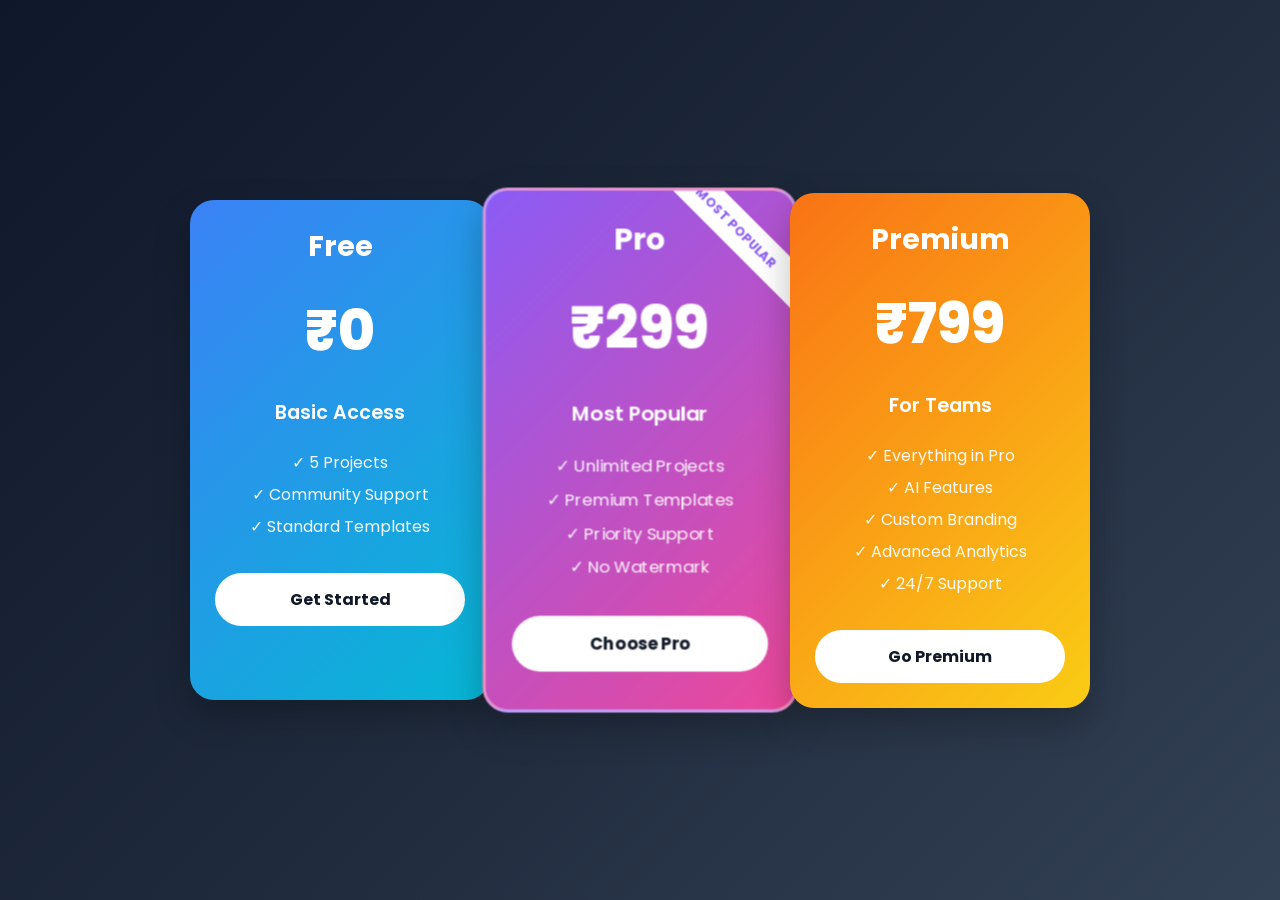
<file: Gradient Pricing Card/index.html>
<!DOCTYPE html>
<html lang="en">
<head>
    <meta charset="UTF-8">
    <meta name="viewport" content="width=device-width, initial-scale=1.0">
    <title>Document</title>
    <link rel="stylesheet" href="style.css">
</head>
<body>
    <!--
    Credit to https://dribbble.com/shots/2609628-Choose-your-License for the design
    -->
    
<div class="container container1">
    <div class="inner_container">
        <div class="title">Free</div>
        <div class="main_number">₹0</div>
        <div class="container_text">
            <div class="container_text1">Basic Access</div>
            <div class="container_text2">
                ✓ 5 Projects<br>
                ✓ Community Support<br>
                ✓ Standard Templates
            </div>
        </div>
    </div>
    <a><span>Get Started</span></a>
</div>

<div class="container container2 active">
    <div class="inner_container">
        <div class="title">Pro</div>
        <div class="main_number">₹299</div>
        <div class="container_text">
            <div class="container_text1">Most Popular</div>
            <div class="container_text2">
                ✓ Unlimited Projects<br>
                ✓ Premium Templates<br>
                ✓ Priority Support<br>
                ✓ No Watermark
            </div>
        </div>
    </div>
    <a><span>Choose Pro</span></a>
</div>

<div class="container container3">
    <div class="inner_container">
        <div class="title">Premium</div>
        <div class="main_number">₹799</div>
        <div class="container_text">
            <div class="container_text1">For Teams</div>
            <div class="container_text2">
                ✓ Everything in Pro<br>
                ✓ AI Features<br>
                ✓ Custom Branding<br>
                ✓ Advanced Analytics<br>
                ✓ 24/7 Support
            </div>
        </div>
    </div>
    <a><span>Go Premium</span></a>
</div>

    <script src="//cdnjs.cloudflare.com/ajax/libs/jquery/2.1.3/jquery.min.js"></script>
    <script src="script.js"></script>
</body>
</html>
</file>
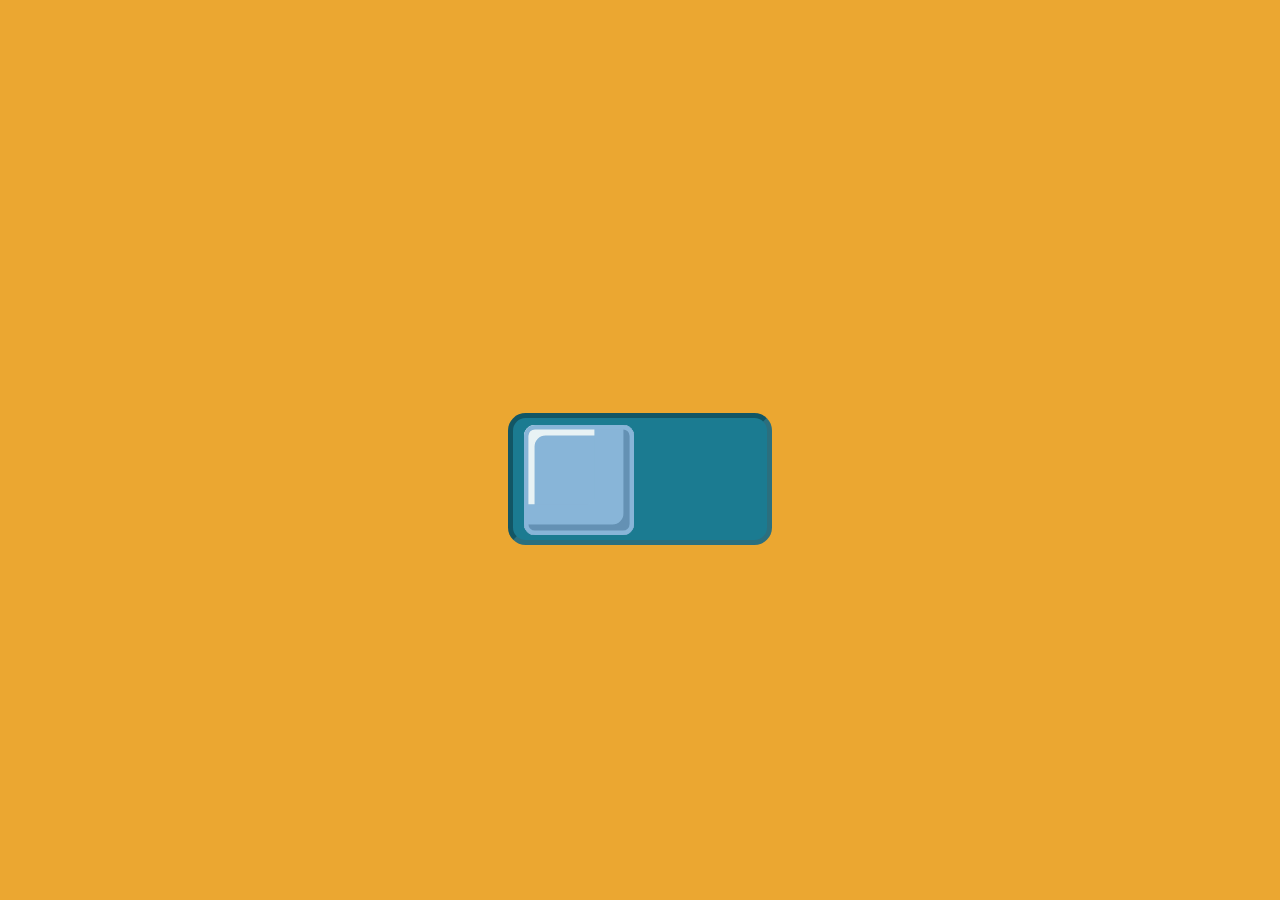
<file: Ice to Fire Toggle Button Snippet/index.html>
<!DOCTYPE html>
<html lang="en">
<head>
    <meta charset="UTF-8">
    <meta name="viewport" content="width=device-width, initial-scale=1.0">
    <link rel="stylesheet" href="style.css">
    <title>Ice to Fire toggle Button</title>
</head>
<body>
    <form>
        <input class="ch" type="checkbox" name="temperature" value="is_hot">
    </form>
</body>
</html>
</file>
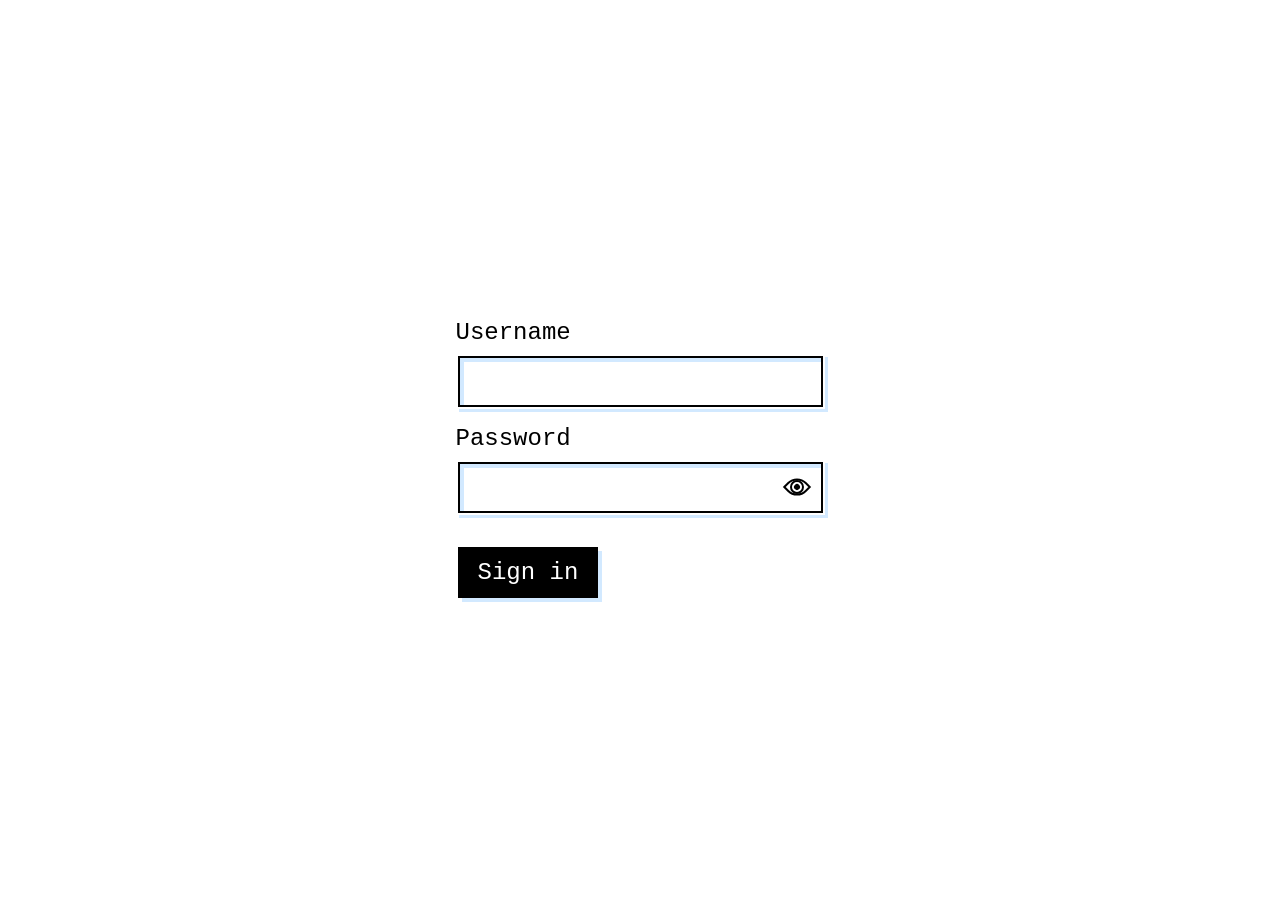
<file: Password Reveal Search Light Effect/index.html>
<!DOCTYPE html>
<html lang="en">
<head>
    <meta charset="UTF-8">
    <meta name="viewport" content="width=device-width, initial-scale=1.0">
    <title>Login Form</title>
    <link rel="stylesheet" href="style.css">
</head>
<body>
    <form onsubmit="return false">
        <div class="form-item">
            <label>Username</label>
            <div class="input-wrapper">
                <input type="text" id="username" autocomplete="off" autocorrect="off" autocapitalize="off"
                    spellcheck="false" data-lpignore="true" />
            </div>
        </div>
        <div class="form-item">
            <label>Password</label>
            <div class="input-wrapper">
                <input type="password" id="password" autocomplete="off" autocorrect="off" autocapitalize="off"
                    spellcheck="false" data-lpignore="true" />
                <button type="button" id="eyeball">
                    <div class="eye"></div>
                </button>
                <div id="beam"></div>
            </div>
        </div>
        <button id="submit">Sign in</button>
    </form>

    <script src="script.js"></script>
</body>
</html>
</file>
<file: Gradient Pricing Card/style.css>
@import url('https://fonts.googleapis.com/css2?family=Poppins:wght@300;400;500;600;700;800&display=swap');

*{
    margin:0;
    padding:0;
    box-sizing:border-box;
}

body{
    min-height:100vh;
    display:flex;
    justify-content:center;
    align-items:center;
    font-family:'Poppins',sans-serif;
    background:linear-gradient(135deg,#0f172a,#1e293b,#334155);
    padding:20px;
}

.outer-container{
    display:flex;
    gap:25px;
    flex-wrap:wrap;
    justify-content:center;
    align-items:center;
}

.container{
    width:300px;
    min-height:500px;
    padding:25px;
    border-radius:24px;
    position:relative;
    overflow:hidden;
    backdrop-filter:blur(15px);
    transition:0.4s ease;
    box-shadow:0 15px 35px rgba(0,0,0,0.25);
}

.container:hover{
    transform:translateY(-10px);
}

.container1{
    background:linear-gradient(135deg,#3b82f6,#06b6d4);
}

.container2{
    background:linear-gradient(135deg,#8b5cf6,#ec4899);
    transform:scale(1.05);
}

.container3{
    background:linear-gradient(135deg,#f97316,#facc15);
}

.active{
    border:3px solid rgba(255,255,255,0.4);
}

.title{
    color:#fff;
    text-align:center;
    font-size:1.8rem;
    font-weight:700;
    margin-bottom:20px;
}

.main_number{
    text-align:center;
    color:#fff;
    font-size:3.5rem;
    font-weight:800;
    margin-bottom:25px;
}

.container_text{
    color:#fff;
    text-align:center;
}

.container_text1{
    font-size:1.2rem;
    font-weight:600;
    margin-bottom:20px;
}

.container_text2{
    font-size:1rem;
    line-height:2;
    opacity:0.95;
}

.container a{
    display:block;
    width:100%;
    margin-top:30px;
    text-decoration:none;
    background:#fff;
    color:#111827;
    text-align:center;
    padding:14px;
    border-radius:50px;
    font-weight:700;
    transition:0.3s ease;
}

.container a:hover{
    transform:scale(1.03);
}

.container a span{
    opacity:1;
}

.active::before{
    content:"MOST POPULAR";
    position:absolute;
    top:18px;
    right:-35px;
    background:#fff;
    color:#8b5cf6;
    padding:8px 40px;
    font-size:0.75rem;
    font-weight:700;
    transform:rotate(45deg);
}

@media(max-width:1000px){
    .outer-container{
        flex-direction:column;
    }

    .container{
        width:100%;
        max-width:350px;
    }

    .container2{
        transform:none;
    }
}
</file>
<file: Ice to Fire Toggle Button Snippet/style.css>
*,
*:before,
*:after {
    box-sizing: border-box;
    margin: 0;
    padding: 0;
}

:root {
    font-size: calc(16px + (24 - 16) * (100vw - 320px)/(1600 - 320));
}

body {
    background: rgb(235, 167, 49);
    line-height: 1.5;
    display: flex;
    align-items: center;
    min-height: 100vh;
    justify-content: center;
}

input {
    display: inline-block;
}

form {
    padding: 3em 1.5em 0 1.5em;
    text-align: center;
}

.ch,
.ch:before,
.ch:after {
    transition: all 0.3s ease-in-out;
}

.ch {
    background-color: rgb(27, 123, 145);
    border: inset 5px rgba(0, 0, 0, 0.3);
    border-radius: 0.2em;
    box-shadow: 0 0.0em 0 0.00em rgba(0, 0, 0, 0.3) inset;
    font-size: 4em;
    overflow: hidden;
    position: relative;
    width: 3em;
    height: 1.5em;
    -webkit-appearance: none;
    -moz-appearance: none;
    appearance: none;
    z-index: 0;
}

.ch:before,
.ch:after {
    content: "";
    display: block;
    position: absolute;
}

.ch:before {
    background-color: currentColor;
    border-radius: 0.125em;
    box-shadow:
        0 0 0 0.05em inset,
        -0.12em -0.12em 0 rgb(109, 148, 184) inset,
        -0.4em -0.3em 0 0.05em inset,
        0.12em 0.12em 0 rgb(255, 255, 255) inset;
    color: rgb(149, 188, 224);
    opacity: 0.9;
    margin-top: 0.090em;
    left: 0.125em;
    width: 1.25em;
    height: 1.25em;
    z-index: 2;
}

.ch:after {
    background-image:
        /* white */
        radial-gradient(0.2em 0.5em at 38% 95%, rgb(255, 255, 255) 49%, rgba(255, 255, 255, 0) 50%),
        radial-gradient(0.3em 0.8em at 52% 95%, rgb(255, 255, 255) 49%, rgba(255, 255, 255, 0) 50%),
        radial-gradient(0.25em 0.4em at 67% 95%, rgb(255, 255, 255) 49%, rgba(255, 255, 255, 0) 50%),
        /* yellow */
        radial-gradient(0.25em 0.7em at 36% 95%, rgb(255, 224, 0) 49%, rgba(255, 224, 0, 0) 50%),
        radial-gradient(0.4em 1.2em at 52% 95%, rgb(255, 224, 0) 49%, rgba(255, 224, 0, 0) 50%),
        radial-gradient(0.25em 0.6em at 70% 93%, rgb(255, 224, 0) 49%, rgba(255, 224, 0, 0) 50%),
        /* orange */
        radial-gradient(0.3em 0.8em at 32% 81%, rgb(255, 144, 0) 49%, rgba(255, 144, 0, 0) 50%),
        radial-gradient(0.5em 1.6em at 52% 95%, rgb(255, 144, 0) 49%, rgba(255, 144, 0, 0) 50%),
        radial-gradient(0.3em 0.9em at 74% 86%, rgb(255, 144, 0) 49%, rgba(255, 144, 0, 0) 50%),
        /* red-orange */
        radial-gradient(0.4em 1em at 25% 70%, rgb(255, 76, 0) 49%, rgba(255, 76, 0, 0) 50%),
        radial-gradient(0.7em 2.75em at 52% 100%, rgb(255, 76, 0) 49%, rgba(255, 76, 0, 0) 50%),
        radial-gradient(0.4em 1.2em at 79% 75%, rgb(255, 76, 0) 49%, rgba(255, 76, 0, 0) 50%);

    background-position: 100% 1.5em;
    background-size: 1.5em 1.5em;
    background-repeat: no-repeat;
    border-radius: 0 0 0 0.1em;
    box-shadow: 0 0 0 0 rgb(169, 208, 244) inset;
    bottom: 0;
    left: 0;
    width: 1.5em;
    height: 1.5em;
    z-index: 1;
}

/* Checked */
.ch:checked {
    background-color: rgb(92, 8, 8);
}

.ch:checked:before {
    border-radius: 50%;
    transform: translate(1.5em, 1.5em) rotate(45deg) scale(0.5);
}

.ch:checked:after {
    background-position: 92.5% 0;
    box-shadow: 0px 0px 0px 0px rgb(169, 208, 244) inset;
    width: 3em;
}

/* Other States */
.ch:focus {
    /* Usually an anti-A11Y practice but set to remove an annoyance just for this demo */
    outline: 0;
}
</file>
<file: Password Reveal Search Light Effect/style.css>
:root {
  --bgColor: white;
  --inputColor: black;
  --outlineColor: dodgerblue;
  --beamColor: yellow;
  --spacer: 1rem;
}

* {
  box-sizing: border-box;
}

html, body {
  height: 100%;
}

body {
  display: grid;
  place-items: center;
  background: var(--bgColor);
}
body.show-password {
  --bgColor: black;
  --inputColor: white;
  --outlineColor: var(--beamColor);
}

form {
  transform: translate3d(0, 0, 0);
  padding: var(--spacer);
}
form > * + * {
  margin-top: var(--spacer);
}

.form-item > * + * {
  margin-top: 0.5rem;
}

label,
input,
button {
  font-size: 1.5rem;
  font-family: monospace;
  color: var(--inputColor);
}
label:focus,
input:focus,
button:focus {
  outline: 3px solid var(--outlineColor);
  outline-offset: 2px;
}
label::-moz-focus-inner,
input::-moz-focus-inner,
button::-moz-focus-inner {
  border: none;
}
label[id=password],
input[id=password],
button[id=password] {
  color: black;
}

button {
  border: none;
}

[id=submit] {
  cursor: pointer;
  margin: calc(var(--spacer) * 2) 0 0 2px;
  padding: 0.75rem 1.25rem;
  color: var(--bgColor);
  background-color: var(--inputColor);
  box-shadow: 4px 4px 0 rgba(30, 144, 255, 0.2);
}
[id=submit]:active {
  transform: translateY(1px);
}

.input-wrapper {
  position: relative;
}

input {
  padding: 0.75rem 4rem 0.75rem 0.75rem;
  width: 100%;
  border: 2px solid transparent;
  border-radius: 0;
  background-color: transparent;
  box-shadow: inset 0 0 0 2px black, inset 6px 6px 0 rgba(30, 144, 255, 0.2), 3px 3px 0 rgba(30, 144, 255, 0.2);
  -webkit-appearance: none;
}
input:focus {
  outline-offset: 1px;
}
.show-password input {
  box-shadow: inset 0 0 0 2px black;
  border: 2px dashed white;
}
.show-password input:focus {
  outline: none;
  border-color: var(--beamColor);
}

[id=eyeball] {
  --size: 1.25rem;
  display: flex;
  align-items: center;
  justify-content: center;
  cursor: pointer;
  outline: none;
  position: absolute;
  top: 50%;
  right: 0.75rem;
  border: none;
  background-color: transparent;
  transform: translateY(-50%);
}
[id=eyeball]:active {
  transform: translateY(calc(-50% + 1px));
}

.eye {
  width: var(--size);
  height: var(--size);
  border: 2px solid var(--inputColor);
  border-radius: calc(var(--size) / 1.5) 0;
  transform: rotate(45deg);
}
.eye:before, .eye:after {
  content: "";
  position: absolute;
  top: 0;
  right: 0;
  bottom: 0;
  left: 0;
  margin: auto;
  border-radius: 100%;
}
.eye:before {
  width: 35%;
  height: 35%;
  background-color: var(--inputColor);
}
.eye:after {
  width: 65%;
  height: 65%;
  border: 2px solid var(--inputColor);
  border-radius: 100%;
}

[id=beam] {
  position: absolute;
  top: 50%;
  right: 1.75rem;
  clip-path: polygon(100% 50%, 100% 50%, 0 0, 0 100%);
  width: 100vw;
  height: 25vw;
  z-index: 1;
  mix-blend-mode: multiply;
  transition: transform 200ms ease-out;
  transform-origin: 100% 50%;
  transform: translateY(-50%) rotate(var(--beamDegrees, 0));
  pointer-events: none;
}
.show-password [id=beam] {
  background: var(--beamColor);
}
</file>
